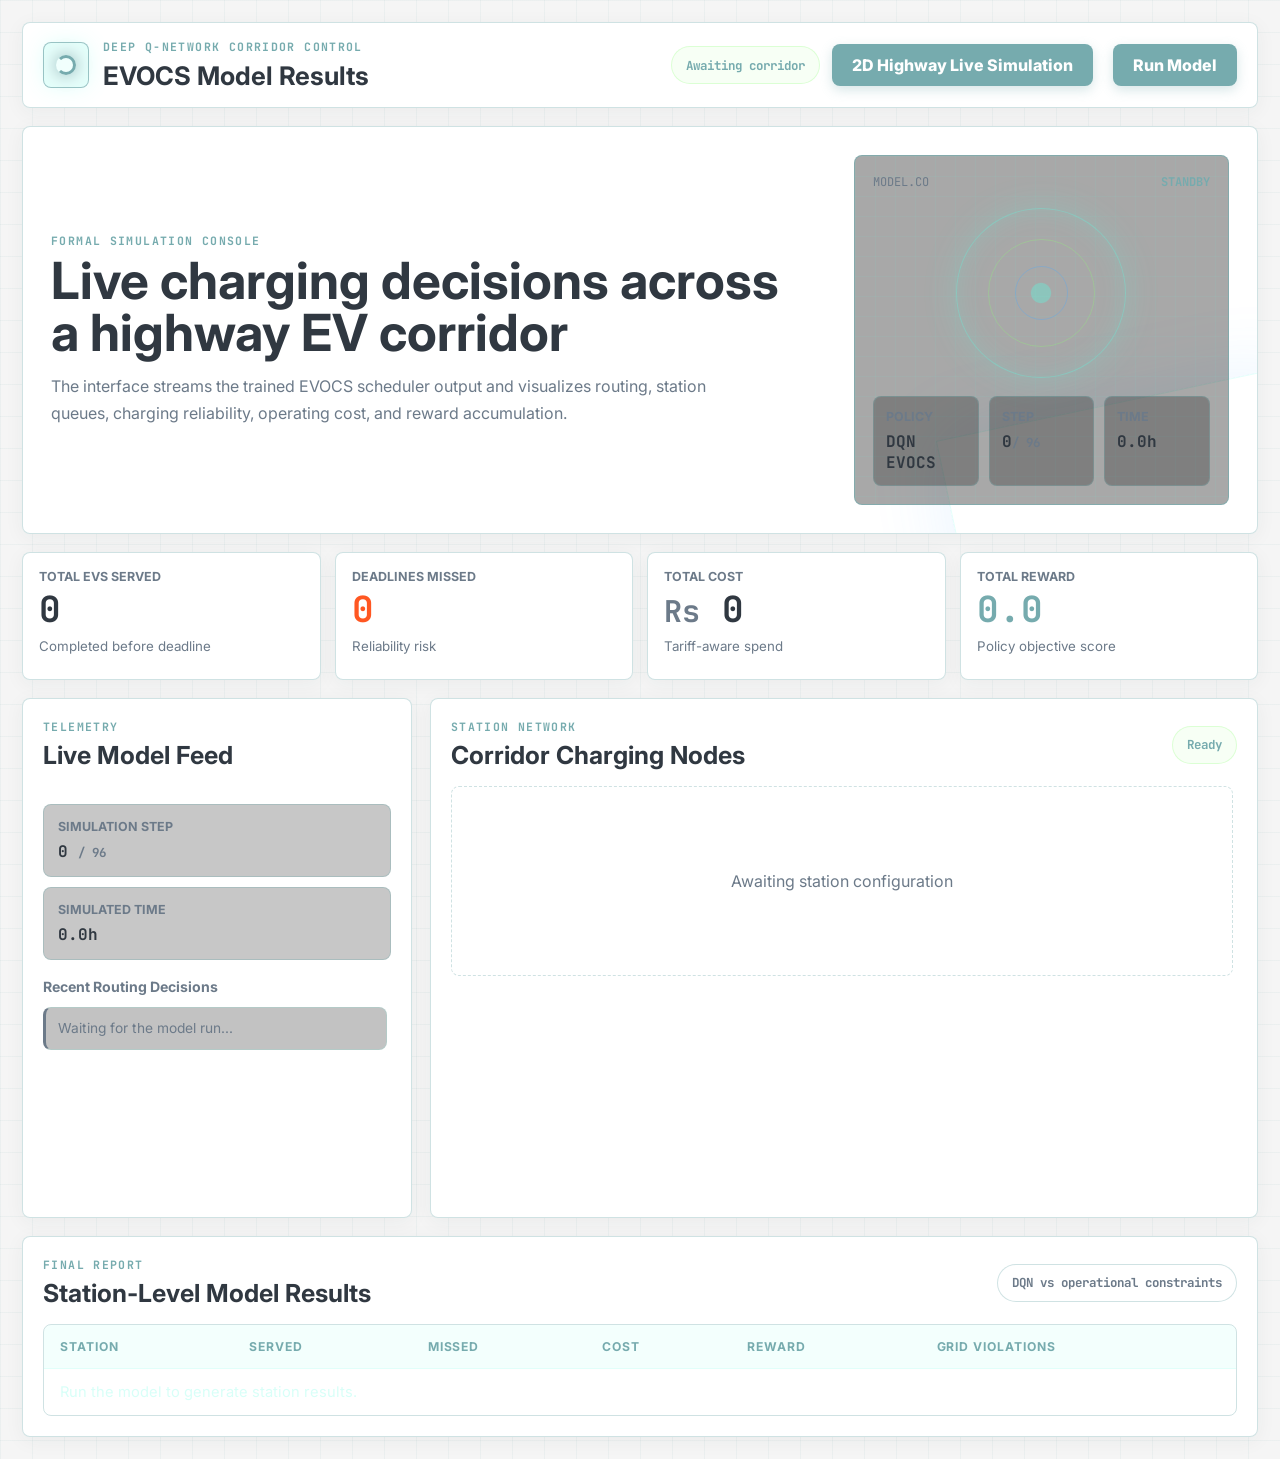
<file: templates/index.html>
<!DOCTYPE html>
<html lang="en">
<head>
    <meta charset="UTF-8">
    <meta name="viewport" content="width=device-width, initial-scale=1.0">
    <title>EVOCS Model Results Console</title>
    <link rel="preconnect" href="https://fonts.googleapis.com">
    <link rel="preconnect" href="https://fonts.gstatic.com" crossorigin>
    <link href="https://fonts.googleapis.com/css2?family=Inter:wght@400;500;600;700;800&family=JetBrains+Mono:wght@500;700&display=swap" rel="stylesheet">
    <link rel="stylesheet" href="/static/style.css">
</head>
<body>
    <div class="app-shell">
        <header class="topbar panel">
            <div class="brand-lockup">
                <div class="brand-mark" aria-hidden="true">
                    <span></span>
                </div>
                <div>
                    <p class="eyebrow">Deep Q-Network Corridor Control</p>
                    <h1>EVOCS Model Results</h1>
                </div>
            </div>
            <div class="header-status">
                <div class="corridor-chip" id="corridor-name">Awaiting corridor</div>
                <a href="/visualization" class="primary-btn" style="text-decoration: none; display: inline-flex; align-items: center; justify-content: center; margin-right: 8px;">2D Highway Live Simulation</a>
                <button id="start-btn" class="primary-btn" type="button">Run Model</button>
            </div>
        </header>

        <main class="dashboard">
            <section class="hero-panel panel">
                <div class="hero-copy">
                    <p class="eyebrow">Formal Simulation Console</p>
                    <h2>Live charging decisions across a highway EV corridor</h2>
                    <p class="hero-text">The interface streams the trained EVOCS scheduler output and visualizes routing, station queues, charging reliability, operating cost, and reward accumulation.</p>
                </div>
                <div class="model-card">
                    <div class="model-card__top">
                        <span>MODEL.CO</span>
                        <strong id="model-state">STANDBY</strong>
                    </div>
                    <div class="model-pulse" aria-hidden="true"></div>
                    <div class="model-grid">
                        <div>
                            <span>Policy</span>
                            <strong>DQN EVOCS</strong>
                        </div>
                        <div>
                            <span>Step</span>
                            <strong><b id="current-step">0</b><small id="total-steps">/ 96</small></strong>
                        </div>
                        <div>
                            <span>Time</span>
                            <strong id="current-hour">0.0h</strong>
                        </div>
                    </div>
                </div>
            </section>

            <section class="kpi-strip">
                <article class="kpi-card panel">
                    <span>Total EVs Served</span>
                    <strong id="kpi-served">0</strong>
                    <small>Completed before deadline</small>
                </article>
                <article class="kpi-card panel">
                    <span>Deadlines Missed</span>
                    <strong class="danger" id="kpi-missed">0</strong>
                    <small>Reliability risk</small>
                </article>
                <article class="kpi-card panel">
                    <span>Total Cost</span>
                    <strong><small>Rs</small> <b id="kpi-cost">0</b></strong>
                    <small>Tariff-aware spend</small>
                </article>
                <article class="kpi-card panel">
                    <span>Total Reward</span>
                    <strong class="accent" id="kpi-reward">0.0</strong>
                    <small>Policy objective score</small>
                </article>
            </section>

            <section class="content-grid">
                <aside class="panel feed-panel">
                    <div class="section-heading">
                        <p class="eyebrow">Telemetry</p>
                        <h2>Live Model Feed</h2>
                    </div>
                    <div class="status-stack">
                        <div class="status-row">
                            <span>Simulation Step</span>
                            <strong><b id="side-current-step">0</b> <small id="side-total-steps">/ 96</small></strong>
                        </div>
                        <div class="status-row">
                            <span>Simulated Time</span>
                            <strong id="side-current-hour">0.0h</strong>
                        </div>
                    </div>
                    <div class="event-log-container">
                        <h3>Recent Routing Decisions</h3>
                        <ul class="event-log" id="event-log">
                            <li class="log-entry placeholder">Waiting for the model run...</li>
                        </ul>
                    </div>
                </aside>

                <section class="panel network-panel">
                    <div class="section-heading inline">
                        <div>
                            <p class="eyebrow">Station Network</p>
                            <h2>Corridor Charging Nodes</h2>
                        </div>
                        <span class="run-badge" id="run-badge">Ready</span>
                    </div>
                    <div class="stations-container" id="stations-container">
                        <div class="loading-state">Awaiting station configuration</div>
                    </div>
                </section>
            </section>

            <section class="panel results-panel" id="final-results">
                <div class="section-heading inline">
                    <div>
                        <p class="eyebrow">Final Report</p>
                        <h2>Station-Level Model Results</h2>
                    </div>
                    <span class="run-badge muted">DQN vs operational constraints</span>
                </div>
                <div class="table-container">
                    <table class="metrics-table">
                        <thead>
                            <tr>
                                <th>Station</th>
                                <th>Served</th>
                                <th>Missed</th>
                                <th>Cost</th>
                                <th>Reward</th>
                                <th>Grid Violations</th>
                            </tr>
                        </thead>
                        <tbody id="metrics-table-body">
                            <tr>
                                <td colspan="6">Run the model to generate station results.</td>
                            </tr>
                        </tbody>
                    </table>
                </div>
            </section>
        </main>
    </div>

    <script src="/static/script.js"></script>
</body>
</html>
</file>
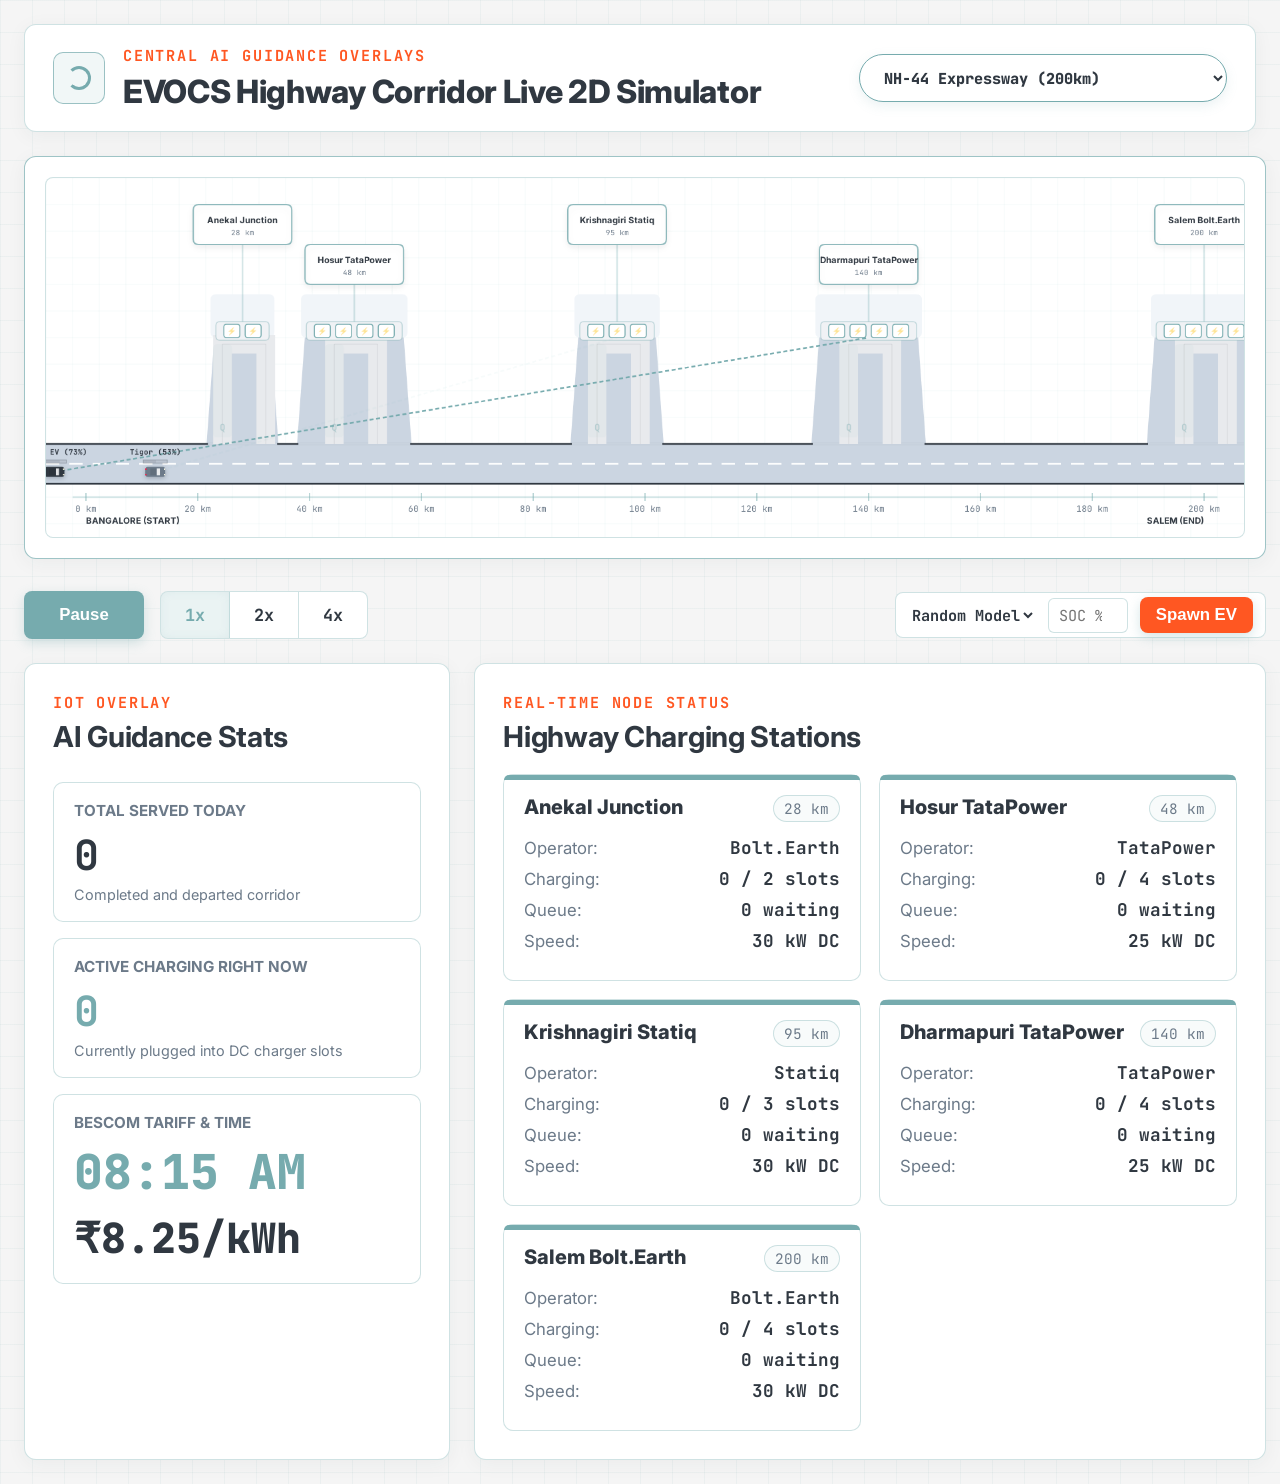
<file: visualization.html>
<!DOCTYPE html>
<html lang="en">

<head>
    <meta charset="UTF-8">
    <meta name="viewport" content="width=device-width, initial-scale=1.0">
    <title>EVOCS — Highway Corridor Live 2D Simulation</title>
    <link rel="preconnect" href="https://fonts.googleapis.com">
    <link rel="preconnect" href="https://fonts.gstatic.com" crossorigin>
    <link
        href="https://fonts.googleapis.com/css2?family=Inter:wght@400;500;600;700;800&family=JetBrains+Mono:wght@500;700&display=swap"
        rel="stylesheet">
    <style>
        :root {
            --bg: #F5F5F5;
            --neon: #76ABAE;
            --text: #303841;
            --danger: #FF5722;

            --panel: #FFFFFF;
            --panel-strong: #FFFFFF;
            --line: rgba(118, 171, 174, 0.35);
            --line-strong: rgba(118, 171, 174, 0.7);
            --warning: #f4a261;
            --muted: #6c7a89;
            --shadow: 0 4px 20px rgba(48, 56, 65, 0.05);
        }

        * {
            box-sizing: border-box;
        }

        html {
            min-height: 100%;
            background: var(--bg);
        }

        body {
            min-height: 100vh;
            margin: 0;
            color: var(--text);
            font-family: Inter, system-ui, -apple-system, BlinkMacSystemFont, "Segoe UI", sans-serif;
            background: var(--bg);
            background-image:
                linear-gradient(rgba(118, 171, 174, 0.08) 1px, transparent 1px),
                linear-gradient(90deg, rgba(118, 171, 174, 0.08) 1px, transparent 1px);
            background-size: 32px 32px;
            overflow-x: hidden;
        }

        .app-shell {
            width: min(1640px, 100%);
            margin: 0 auto;
            padding: 24px;
        }

        .panel {
            background: var(--panel);
            border: 1px solid var(--line);
            border-radius: 12px;
            box-shadow: var(--shadow);
        }

        .topbar {
            min-height: 90px;
            display: flex;
            align-items: center;
            justify-content: space-between;
            gap: 18px;
            padding: 20px 28px;
        }

        .brand-lockup,
        .header-status {
            display: flex;
            align-items: center;
        }

        .brand-lockup {
            gap: 18px;
        }

        .brand-mark {
            width: 52px;
            height: 52px;
            display: grid;
            place-items: center;
            border: 1px solid var(--line-strong);
            border-radius: 10px;
            background: rgba(118, 171, 174, 0.1);
        }

        .brand-mark span {
            width: 24px;
            height: 24px;
            border: 3.5px solid var(--neon);
            border-left-color: transparent;
            border-radius: 50%;
        }

        .eyebrow {
            margin: 0 0 6px;
            color: var(--danger);
            font-family: "JetBrains Mono", monospace;
            font-size: 0.95rem;
            font-weight: 700;
            letter-spacing: 0.12em;
            text-transform: uppercase;
        }

        h1,
        h2,
        h3,
        p {
            margin-top: 0;
        }

        h1 {
            margin-bottom: 0;
            font-size: clamp(1.6rem, 2.5vw, 2.4rem);
            letter-spacing: -0.01em;
            font-weight: 800;
        }

        h2 {
            margin-bottom: 0;
            font-size: clamp(1.4rem, 2vw, 1.8rem);
            letter-spacing: -0.01em;
            font-weight: 700;
        }

        h3 {
            margin-bottom: 12px;
            color: var(--text);
            font-size: 1.15rem;
            font-weight: 700;
        }

        .header-status {
            flex-wrap: wrap;
            justify-content: flex-end;
            gap: 16px;
        }

        .highway-select {
            min-height: 48px;
            border: 1px solid var(--neon);
            border-radius: 999px;
            padding: 0 20px;
            color: var(--text);
            background: #FFFFFF;
            font-family: "JetBrains Mono", monospace;
            font-size: 0.95rem;
            font-weight: 800;
            cursor: pointer;
            outline: none;
            box-shadow: 0 4px 12px rgba(118, 171, 174, 0.15);
            transition: all 160ms ease;
        }

        .highway-select:hover {
            box-shadow: 0 4px 16px rgba(118, 171, 174, 0.3);
        }

        .primary-btn {
            min-height: 48px;
            border: none;
            border-radius: 8px;
            padding: 0 24px;
            color: #FFFFFF;
            background: var(--neon);
            font-weight: 800;
            font-size: 1.05rem;
            cursor: pointer;
            box-shadow: 0 4px 12px rgba(118, 171, 174, 0.3);
            transition: all 160ms ease;
            text-decoration: none;
            display: inline-flex;
            align-items: center;
            justify-content: center;
        }

        .primary-btn:hover {
            transform: translateY(-2px);
            background: #5d9194;
            box-shadow: 0 6px 16px rgba(118, 171, 174, 0.45);
        }

        .dashboard {
            display: grid;
            gap: 24px;
            margin-top: 24px;
        }

        .status-stack {
            display: grid;
            gap: 16px;
        }

        .status-row {
            padding: 18px 20px;
            border: 1px solid var(--line);
            border-radius: 10px;
            background: #FFFFFF;
        }

        .status-row span {
            display: block;
            margin-bottom: 8px;
            color: var(--muted);
            font-size: 0.95rem;
            font-weight: 700;
            text-transform: uppercase;
        }

        .status-row strong {
            font-family: "JetBrains Mono", monospace;
            font-size: 1.4rem;
        }

        .status-row small {
            color: var(--muted);
            font-size: 0.9rem;
        }

        .vis-container {
            display: flex;
            flex-direction: column;
            gap: 24px;
            width: 100%;
        }

        .canvas-card {
            position: relative;
            background: #FFFFFF;
            border: 1px solid var(--line-strong);
            border-radius: 12px;
            padding: 20px;
            box-shadow: var(--shadow);
            overflow: hidden;
            display: flex;
            justify-content: center;
            align-items: center;
        }

        #simCanvas {
            background: #FFFFFF;
            border-radius: 8px;
            border: 1px solid var(--line);
            max-width: 100%;
            height: auto;
            display: block;
        }

        .vis-controls-row {
            display: flex;
            justify-content: space-between;
            align-items: center;
            gap: 16px;
            margin-top: 8px;
            flex-wrap: wrap;
        }

        .controls-group {
            display: flex;
            align-items: center;
            gap: 16px;
        }

        .btn-group {
            display: inline-flex;
            border: 1px solid var(--line);
            border-radius: 8px;
            overflow: hidden;
            background: #FFFFFF;
        }

        .btn-group button {
            background: transparent;
            border: none;
            border-right: 1px solid var(--line);
            color: var(--text);
            padding: 12px 24px;
            font-weight: 700;
            font-size: 1.05rem;
            cursor: pointer;
            transition: all 120ms ease;
            font-family: "JetBrains Mono", monospace;
        }

        .btn-group button:last-child {
            border-right: none;
        }

        .btn-group button.active {
            background: rgba(118, 171, 174, 0.15);
            color: var(--neon);
            box-shadow: inset 0 0 10px rgba(118, 171, 174, 0.1);
        }

        .btn-group button:hover:not(.active) {
            background: rgba(118, 171, 174, 0.05);
        }

        .panel-grid {
            display: grid;
            grid-template-columns: minmax(380px, 0.35fr) minmax(0, 0.65fr);
            gap: 24px;
        }

        .floating-kpi-card {
            padding: 28px;
            display: flex;
            flex-direction: column;
            gap: 20px;
        }

        .tariff-rate-display {
            font-family: "JetBrains Mono", monospace;
            font-weight: 800;
            font-size: 2.6rem;
            color: var(--text);
            display: flex;
            align-items: center;
            gap: 14px;
            margin-top: 8px;
        }

        .tariff-glow-green {
            color: var(--danger) !important;
            text-shadow: 0 0 15px rgba(255, 87, 34, 0.3);
        }

        .cheap-badge {
            font-size: 0.9rem;
            padding: 4px 12px;
            border-radius: 99px;
            border: 1px solid rgba(255, 87, 34, 0.4);
            background: rgba(255, 87, 34, 0.12);
            color: var(--danger);
            animation: pulse-border 2s infinite;
        }

        @keyframes pulse-border {
            0% {
                box-shadow: 0 0 0 0 rgba(255, 87, 34, 0.3);
            }

            70% {
                box-shadow: 0 0 0 10px rgba(255, 87, 34, 0);
            }

            100% {
                box-shadow: 0 0 0 0 rgba(255, 87, 34, 0);
            }
        }

        .station-grid-vis {
            display: grid;
            grid-template-columns: repeat(auto-fit, minmax(280px, 1fr));
            gap: 18px;
        }

        .station-card-vis {
            border: 1px solid var(--line);
            border-radius: 10px;
            padding: 20px;
            background: #FFFFFF;
            transition: all 250ms ease;
            position: relative;
        }

        .station-card-vis.active-charging {
            border-color: rgba(255, 87, 34, 0.5);
            box-shadow: 0 4px 16px rgba(255, 87, 34, 0.1);
        }

        .station-card-vis::before {
            content: '';
            position: absolute;
            top: 0;
            left: 0;
            right: 0;
            height: 5px;
            background: var(--neon);
            border-radius: 10px 10px 0 0;
        }

        .station-header-vis {
            display: flex;
            justify-content: space-between;
            align-items: flex-start;
            margin-bottom: 14px;
        }

        .station-name-vis {
            font-size: 1.25rem;
            font-weight: 800;
            color: var(--text);
            margin: 0;
        }

        .station-km-badge {
            font-family: "JetBrains Mono", monospace;
            font-size: 0.9rem;
            color: var(--muted);
            border: 1px solid var(--line);
            border-radius: 999px;
            padding: 3px 10px;
            background: rgba(118, 171, 174, 0.05);
        }

        .station-stat-row {
            display: flex;
            justify-content: space-between;
            align-items: center;
            font-size: 1.05rem;
            color: var(--muted);
            margin-bottom: 8px;
        }

        .station-stat-row strong {
            color: var(--text);
            font-family: "JetBrains Mono", monospace;
            font-size: 1.1rem;
        }

        .time-box {
            font-family: "JetBrains Mono", monospace;
            font-size: 3rem;
            font-weight: 800;
            color: var(--neon);
            margin-bottom: 4px;
        }

        @media (max-width: 1050px) {
            .panel-grid {
                grid-template-columns: 1fr;
            }
        }

        #ev-inspector {
            position: absolute;
            background: rgba(255, 255, 255, 0.85);
            backdrop-filter: blur(12px);
            border: 1px solid rgba(118, 171, 174, 0.4);
            border-radius: 12px;
            padding: 16px;
            width: 280px;
            box-shadow: 0 10px 30px rgba(0, 0, 0, 0.15);
            pointer-events: none;
            display: none;
            z-index: 1000;
            font-family: 'Inter', sans-serif;
            transform: translate(15px, 15px);
            transition: opacity 0.2s ease;
        }

        .inspector-header {
            font-weight: 800;
            font-size: 1.1rem;
            color: var(--text);
            margin-bottom: 10px;
            padding-bottom: 8px;
            border-bottom: 1px solid var(--line);
            display: flex;
            justify-content: space-between;
            align-items: center;
        }

        .inspector-badge {
            font-size: 0.8rem;
            padding: 2px 6px;
            background: var(--neon);
            color: white;
            border-radius: 4px;
        }

        .inspector-row {
            display: flex;
            justify-content: space-between;
            font-size: 0.9rem;
            margin-bottom: 6px;
        }

        .inspector-row strong {
            color: var(--text);
            font-family: "JetBrains Mono", monospace;
        }

        .inspector-ai-log {
            margin-top: 10px;
            padding: 10px;
            background: rgba(118, 171, 174, 0.1);
            border-radius: 8px;
            font-size: 0.85rem;
            color: var(--text);
            line-height: 1.4;
            border-left: 3px solid var(--neon);
        }

        .inspector-ai-log strong {
            display: block;
            margin-bottom: 4px;
            color: var(--neon);
            font-weight: 800;
        }
    </style>
</head>

<body>
    <div id="ev-inspector">
        <div class="inspector-header">
            <span id="insp-model">Model</span>
            <span class="inspector-badge" id="insp-id">#123</span>
        </div>
        <div class="inspector-row"><span>Battery (SOC):</span><strong id="insp-soc">0%</strong></div>
        <div class="inspector-row"><span>State:</span><strong id="insp-state">Driving</strong></div>
        <div class="inspector-row"><span>Target:</span><strong id="insp-target">None</strong></div>
        <div class="inspector-ai-log">
            <strong>AI Routing Logic</strong>
            <span id="insp-log">...</span>
        </div>
    </div>
    <div class="app-shell">
        <header class="topbar panel">
            <div class="brand-lockup">
                <div class="brand-mark" aria-hidden="true">
                    <span></span>
                </div>
                <div>
                    <p class="eyebrow">Central AI Guidance Overlays</p>
                    <h1>EVOCS Highway Corridor Live 2D Simulator</h1>
                </div>
            </div>
            <div class="header-status">
                <select id="highway-selector" class="highway-select">
                    <option value="nh44">NH-44 Expressway (200km)</option>
                    <option value="nh275">NH-275 Expressway (150km)</option>
                    <option value="nh48">NH-48 (Bangalore-Hubli, 410km)</option>
                    <option value="nh75">NH-75 (Bangalore-Mangalore, 350km)</option>
                </select>
            </div>
        </header>

        <main class="dashboard">
            <div class="vis-container">
                <section class="canvas-card" style="overflow-x: auto;">
                    <canvas id="simCanvas" width="1800" height="540"
                        style="display: block; width: 100%; min-width: 1200px; height: auto;"></canvas>
                </section>

                <div class="vis-controls-row">
                    <div class="controls-group">
                        <button id="play-pause-btn" class="primary-btn" style="min-width: 120px;">Pause</button>
                        <div class="btn-group" id="speed-selector">
                            <button class="active" data-speed="1">1x</button>
                            <button data-speed="2">2x</button>
                            <button data-speed="4">4x</button>
                        </div>
                    </div>
                    <div class="controls-group"
                        style="background: #FFFFFF; border: 1px solid var(--line); border-radius: 8px; padding: 4px 12px; gap: 12px;">
                        <select id="spawn-model"
                            style="border: none; background: transparent; outline: none; font-weight: 700; color: var(--text); font-family: 'JetBrains Mono', monospace; font-size: 0.95rem;">
                            <option value="random">Random Model</option>
                            <option value="Nexon EV">Nexon EV</option>
                            <option value="MG ZS">MG ZS</option>
                            <option value="Kona">Kona</option>
                            <option value="Tigor">Tigor</option>
                            <option value="Ola S1">Ola S1</option>
                        </select>
                        <input type="number" id="spawn-soc" placeholder="SOC %" min="1" max="100"
                            style="width: 80px; border: 1px solid var(--line); border-radius: 6px; padding: 6px 10px; font-family: 'JetBrains Mono', monospace; font-size: 0.95rem;">
                        <button id="spawn-btn" class="primary-btn"
                            style="background: var(--danger); min-height: 36px; padding: 0 16px;">Spawn EV</button>
                    </div>
                </div>

                <div class="panel-grid">
                    <section class="panel floating-kpi-card">
                        <div class="section-heading" style="margin-bottom: 8px;">
                            <p class="eyebrow">IoT Overlay</p>
                            <h2 style="font-size: 1.8rem;">AI Guidance Stats</h2>
                        </div>

                        <div class="status-stack" style="gap: 16px;">
                            <div class="status-row">
                                <span>Total Served Today</span>
                                <strong id="kpi-served" style="font-size: 2.6rem; color: var(--text);">0</strong>
                                <small style="display: block; margin-top: 4px;">Completed and departed corridor</small>
                            </div>
                            <div class="status-row">
                                <span>Active Charging Right Now</span>
                                <strong id="kpi-active" style="font-size: 2.6rem; color: var(--neon);">0</strong>
                                <small style="display: block; margin-top: 4px;">Currently plugged into DC charger
                                    slots</small>
                            </div>
                            <div class="status-row" id="tariff-row">
                                <span>BESCOM Tariff & Time</span>
                                <div class="time-box" id="time-display">08:00 AM</div>
                                <div class="tariff-rate-display" id="tariff-display">
                                    ₹6.80/kWh
                                </div>
                            </div>
                        </div>
                    </section>

                    <section class="panel" style="padding: 28px;">
                        <div class="section-heading" style="margin-bottom: 20px;">
                            <p class="eyebrow">Real-Time Node Status</p>
                            <h2 style="font-size: 1.8rem;">Highway Charging Stations</h2>
                        </div>
                        <div class="station-grid-vis" id="station-info-grid">
                            <!-- Populated dynamically -->
                        </div>
                    </section>
                </div>
            </div>
        </main>
    </div>

    <script>
        document.addEventListener('DOMContentLoaded', () => {
            const canvas = document.getElementById('simCanvas');
            const ctx = canvas.getContext('2d');
            const playPauseBtn = document.getElementById('play-pause-btn');
            const spawnBtn = document.getElementById('spawn-btn');
            const speedSelector = document.getElementById('speed-selector');
            const highwaySelector = document.getElementById('highway-selector');
            const kpiServed = document.getElementById('kpi-served');
            const kpiActive = document.getElementById('kpi-active');
            const timeDisplay = document.getElementById('time-display');
            const tariffDisplay = document.getElementById('tariff-display');
            const stationInfoGrid = document.getElementById('station-info-grid');

            let isRunning = true;
            let timeMultiplier = 1;
            let totalServedCount = 0;
            let simHour = 8.0;

            // Configurable Highways
            const highwaysConfig = {
                'nh44': {
                    lengthKm: 200,
                    origin: 'BANGALORE',
                    destination: 'SALEM',
                    stations: [
                        { name: 'Anekal Junction', km: 28, operator: 'Bolt.Earth', nChargers: 2, chargerKw: 30, color: '#76ABAE', labelY: 70 },
                        { name: 'Hosur TataPower', km: 48, operator: 'TataPower', nChargers: 4, chargerKw: 25, color: '#76ABAE', labelY: 130 },
                        { name: 'Krishnagiri Statiq', km: 95, operator: 'Statiq', nChargers: 3, chargerKw: 30, color: '#76ABAE', labelY: 70 },
                        { name: 'Dharmapuri TataPower', km: 140, operator: 'TataPower', nChargers: 4, chargerKw: 25, color: '#76ABAE', labelY: 130 },
                        { name: 'Salem Bolt.Earth', km: 200, operator: 'Bolt.Earth', nChargers: 4, chargerKw: 30, color: '#76ABAE', labelY: 70 }
                    ]
                },
                'nh275': {
                    lengthKm: 150,
                    origin: 'BANGALORE',
                    destination: 'MYSORE',
                    stations: [
                        { name: 'Bidadi Zeon', km: 30, operator: 'Zeon', nChargers: 2, chargerKw: 50, color: '#76ABAE', labelY: 70 },
                        { name: 'Channapatna Tata', km: 65, operator: 'TataPower', nChargers: 4, chargerKw: 50, color: '#76ABAE', labelY: 130 },
                        { name: 'Maddur Statiq', km: 85, operator: 'Statiq', nChargers: 3, chargerKw: 60, color: '#76ABAE', labelY: 70 },
                        { name: 'Mandya JioBP', km: 105, operator: 'JioBP', nChargers: 4, chargerKw: 60, color: '#76ABAE', labelY: 130 },
                        { name: 'Srirangapatna Zeon', km: 130, operator: 'Zeon', nChargers: 2, chargerKw: 50, color: '#76ABAE', labelY: 70 }
                    ]
                },
                'nh48': {
                    lengthKm: 410,
                    origin: 'BANGALORE',
                    destination: 'HUBLI',
                    stations: [
                        { name: 'Tumkur TataPower', km: 70, operator: 'TataPower', nChargers: 4, chargerKw: 60, color: '#76ABAE', labelY: 70 },
                        { name: 'Sira Zeon', km: 120, operator: 'Zeon', nChargers: 3, chargerKw: 50, color: '#76ABAE', labelY: 130 },
                        { name: 'Chitradurga Statiq', km: 200, operator: 'Statiq', nChargers: 4, chargerKw: 60, color: '#76ABAE', labelY: 70 },
                        { name: 'Davangere JioBP', km: 260, operator: 'JioBP', nChargers: 2, chargerKw: 50, color: '#76ABAE', labelY: 130 },
                        { name: 'Haveri ChargeZone', km: 330, operator: 'ChargeZone', nChargers: 3, chargerKw: 60, color: '#76ABAE', labelY: 70 }
                    ]
                },
                'nh75': {
                    lengthKm: 350,
                    origin: 'BANGALORE',
                    destination: 'MANGALORE',
                    stations: [
                        { name: 'Nelamangala Zeon', km: 30, operator: 'Zeon', nChargers: 3, chargerKw: 50, color: '#76ABAE', labelY: 70 },
                        { name: 'Kunigal TataPower', km: 75, operator: 'TataPower', nChargers: 4, chargerKw: 60, color: '#76ABAE', labelY: 130 },
                        { name: 'Hassan Statiq', km: 180, operator: 'Statiq', nChargers: 4, chargerKw: 60, color: '#76ABAE', labelY: 70 },
                        { name: 'Sakleshpur JioBP', km: 220, operator: 'JioBP', nChargers: 2, chargerKw: 50, color: '#76ABAE', labelY: 130 },
                        { name: 'BC Road ChargeZone', km: 320, operator: 'ChargeZone', nChargers: 3, chargerKw: 60, color: '#76ABAE', labelY: 70 }
                    ]
                }
            };

            const evModels = [
                { name: 'Nexon EV', batteryKwh: 40.5, color: '#303841' },
                { name: 'MG ZS', batteryKwh: 50.3, color: '#76ABAE' },
                { name: 'Kona', batteryKwh: 39.2, color: '#FF5722' },
                { name: 'Tigor', batteryKwh: 24.0, color: '#6c7a89' },
                { name: 'Ola S1', batteryKwh: 4.0, color: '#f4a261' }
            ];

            let currentHighway = null;
            let stations = [];
            let evList = [];
            let selectedEV = null;
            const evInspector = document.getElementById('ev-inspector');

            const canvasPadding = 60;
            const roadY = 400;
            const roadHeight = 60;

            function getXFromKm(km) {
                const availableWidth = canvas.width - 2 * canvasPadding;
                return canvasPadding + (km / currentHighway.lengthKm) * availableWidth;
            }

            // Highway loading engine
            function loadHighway(hwId) {
                currentHighway = highwaysConfig[hwId];

                stations = currentHighway.stations.map((st, index) => {
                    return {
                        ...st,
                        idx: index,
                        chargers: Array(st.nChargers).fill(null),
                        queue: [],
                        x: getXFromKm(st.km),
                        y: 230 // Charger slots level
                    };
                });

                evList = [];
                totalServedCount = 0;
                kpiServed.textContent = '0';

                for (let i = 0; i < 4; i++) {
                    setTimeout(() => { spawnEV(); }, i * 1200);
                }
                updateStationGridUI();
            }

            function drawRoundedRect(c, x, y, width, height, radius) {
                c.beginPath();
                c.moveTo(x + radius, y);
                c.lineTo(x + width - radius, y);
                c.quadraticCurveTo(x + width, y, x + width, y + radius);
                c.lineTo(x + width, y + height - radius);
                c.quadraticCurveTo(x + width, y + height, x + width - radius, y + height);
                c.lineTo(x + radius, y + height);
                c.quadraticCurveTo(x, y + height, x, y + height - radius);
                c.lineTo(x, y + radius);
                c.quadraticCurveTo(x, y, x + radius, y);
                c.closePath();
            }

            function spawnEV() {
                if (!currentHighway) return;
                const modelSelect = document.getElementById('spawn-model');
                const socInput = document.getElementById('spawn-soc');

                let modelName = modelSelect ? modelSelect.value : 'random';
                let modelObj;
                if (modelName === 'random') {
                    modelObj = evModels[Math.floor(Math.random() * evModels.length)];
                } else {
                    modelObj = evModels.find(m => m.name === modelName) || evModels[0];
                }

                let soc;
                if (socInput && socInput.value !== '') {
                    soc = parseInt(socInput.value);
                    if (isNaN(soc) || soc < 1) soc = 1;
                    if (soc > 100) soc = 100;
                    socInput.value = '';
                } else {
                    soc = Math.floor(15 + Math.random() * 65);
                    if (modelObj.name === 'Ola S1') {
                        soc = Math.floor(10 + Math.random() * 25);
                    }
                }

                const speed = 2.0 + Math.random() * 1.0;

                const ev = {
                    id: Math.floor(Math.random() * 100000),
                    model: modelObj.name,
                    batteryKwh: modelObj.batteryKwh,
                    color: modelObj.color,
                    soc: soc,
                    targetSoc: 85 + Math.floor(Math.random() * 10),
                    x: 10,
                    y: roadY + roadHeight * 0.7,
                    speed: speed,
                    state: 'driving',
                    targetStationIdx: -1,
                    beamAlpha: 1.0,
                    queuePos: -1,
                    chargerIdx: -1,
                    angle: 0
                };

                routeEV(ev);
                evList.push(ev);
            }

            function routeEV(ev) {
                // Calculate max distance this EV can travel before hitting 0% SOC
                // Typical EV goes ~250km on 100% SOC.
                const maxRangeKm = (ev.soc / 100) * 250;

                // Find reachable stations with a safety buffer of 5km
                let reachableStations = stations.filter(st => st.km <= maxRangeKm - 5);

                if (reachableStations.length === 0) {
                    // If no station is strictly reachable, attempt to reach the very first one
                    reachableStations = [stations[0]];
                }

                let targetIdx = reachableStations[0].idx;
                let bestScore = -Infinity;
                let bestLog = "";

                reachableStations.forEach(st => {
                    // Distribute cars evenly by rewarding driving further, 
                    // but severely penalizing long queues and active chargers.
                    const distanceReward = (st.km / maxRangeKm) * 100;
                    const queuePenalty = st.queue.length * 40;
                    const activeCountPenalty = st.chargers.filter(c => c !== null).length * 10;

                    const score = distanceReward - queuePenalty - activeCountPenalty;

                    if (score > bestScore) {
                        bestScore = score;
                        targetIdx = st.idx;
                        bestLog = `Routed to ${st.name} (Score: ${Math.round(score)}). +${Math.round(distanceReward)} for distance, -${queuePenalty} for queue length, -${activeCountPenalty} for active chargers.`;
                    }
                });

                ev.targetStationIdx = targetIdx;
                ev.beamAlpha = 1.0;
                ev.aiLog = bestLog;
            }

            // Smooth ARC Steering Logic for Natural Movement
            function steerTowards(ev, targetX, targetY, turnSpeed) {
                const dx = targetX - ev.x;
                const dy = targetY - ev.y;
                const dist = Math.hypot(dx, dy);

                // Dynamic arrival radius based on current speed multiplier to prevent overshooting
                const moveDist = ev.speed * timeMultiplier;
                if (dist <= moveDist * 1.5 || dist < 4) {
                    ev.x = targetX;
                    ev.y = targetY;
                    return true;
                }

                let targetAngle = Math.atan2(dy, dx);
                let diff = targetAngle - ev.angle;
                while (diff < -Math.PI) diff += Math.PI * 2;
                while (diff > Math.PI) diff -= Math.PI * 2;

                // Dynamically tighten turning radius as we approach the target to completely eliminate looping
                let dynamicTurnSpeed = turnSpeed;
                if (dist < 40) dynamicTurnSpeed = Math.max(turnSpeed, 0.4);
                if (dist < 20) dynamicTurnSpeed = 1.0; // Snap to angle if very close

                ev.angle += diff * Math.min(1, dynamicTurnSpeed * timeMultiplier);

                ev.x += Math.cos(ev.angle) * moveDist;
                ev.y += Math.sin(ev.angle) * moveDist;

                return false;
            }

            let autoSpawnTimer = 0;
            function tickSpawning() {
                autoSpawnTimer += timeMultiplier;
                if (autoSpawnTimer > (180 + Math.random() * 120)) {
                    if (evList.filter(e => e.state === 'driving' || e.state === 'turning_in').length < 6) {
                        spawnEV();
                    }
                    autoSpawnTimer = 0;
                }
            }

            function updateSimulation() {
                if (!isRunning || !currentHighway) return;

                const minPassed = 0.25 * timeMultiplier;
                simHour = (simHour + minPassed / 60) % 24;
                updateTariffUI();

                tickSpawning();

                for (let i = evList.length - 1; i >= 0; i--) {
                    const ev = evList[i];
                    const station = stations[ev.targetStationIdx];

                    if (ev.beamAlpha > 0) {
                        ev.beamAlpha -= 0.015 * timeMultiplier;
                    }

                    switch (ev.state) {
                        case 'driving':
                            // Collision Avoidance Logic
                            let targetSpeed = ev.speed;
                            evList.forEach(other => {
                                if (other.id !== ev.id && (other.state === 'driving' || other.state === 'turning_in' || other.state === 'driving_off')) {
                                    const distAhead = other.x - ev.x;
                                    if (distAhead > 0 && distAhead < 160) {
                                        const otherSpeed = other.effectiveSpeed !== undefined ? other.effectiveSpeed : other.speed;
                                        if (distAhead < 120) {
                                            targetSpeed = 0; // Hard brake!
                                        } else {
                                            targetSpeed = Math.min(targetSpeed, otherSpeed * 0.7);
                                        }
                                    }
                                }
                            });
                            if (!ev.effectiveSpeed) ev.effectiveSpeed = ev.speed;
                            ev.effectiveSpeed += (targetSpeed - ev.effectiveSpeed) * 0.15;

                            let diff0 = 0 - ev.angle;
                            while (diff0 < -Math.PI) diff0 += Math.PI * 2;
                            while (diff0 > Math.PI) diff0 -= Math.PI * 2;
                            ev.angle += diff0 * 0.1 * timeMultiplier;

                            ev.x += Math.cos(ev.angle) * ev.effectiveSpeed * timeMultiplier;
                            ev.y += Math.sin(ev.angle) * ev.effectiveSpeed * timeMultiplier;
                            ev.y += (roadY + roadHeight * 0.7 - ev.y) * 0.1 * timeMultiplier;

                            const distanceMoved = ev.effectiveSpeed * timeMultiplier;
                            ev.soc -= (distanceMoved * 0.015);

                            if (ev.soc <= 0) {
                                ev.soc = 0;
                                ev.state = 'stranded';
                            } else {
                                const turnOffX = station.x - 80;
                                if (ev.x >= turnOffX) {
                                    ev.state = 'turning_in';
                                }
                            }
                            break;

                        case 'stranded':
                            // Vehicle is out of battery and stays still
                            break;

                        case 'turning_in':
                            const qEntryX = station.x - 30;
                            const qEntryY = 380;

                            if (steerTowards(ev, qEntryX, qEntryY, 0.08)) {
                                ev.state = 'waiting';
                                station.queue.push(ev);
                                ev.queuePos = station.queue.length - 1;
                            }
                            break;

                        case 'waiting':
                            const qIndex = station.queue.indexOf(ev);
                            if (qIndex !== -1) {
                                ev.queuePos = qIndex;
                                const targetQueueX = station.x - 30;
                                const targetQueueY = 265 + ev.queuePos * 42;

                                // Face strictly upwards while moving up the queue
                                let targetAngle = -Math.PI / 2;
                                let diffW = targetAngle - ev.angle;
                                while (diffW < -Math.PI) diffW += Math.PI * 2;
                                while (diffW > Math.PI) diffW -= Math.PI * 2;
                                ev.angle += diffW * 0.15 * timeMultiplier;

                                const qDx = targetQueueX - ev.x;
                                const qDy = targetQueueY - ev.y;
                                const qDist = Math.hypot(qDx, qDy);

                                if (qDist > 2) {
                                    const stepDist = ev.speed * timeMultiplier;
                                    ev.x += (qDx / qDist) * Math.min(stepDist, qDist);
                                    ev.y += (qDy / qDist) * Math.min(stepDist, qDist);
                                } else {
                                    ev.x = targetQueueX;
                                    ev.y = targetQueueY;
                                }
                            }
                            break;

                        case 'entering_slot':
                            // Beautiful smooth arc from the queue into the specific charger slot
                            if (steerTowards(ev, ev.targetX, ev.targetY, 0.12)) {
                                ev.state = 'charging';
                            }
                            break;

                        case 'charging':
                            // Face rightwards when plugged in
                            let diffC = 0 - ev.angle;
                            while (diffC < -Math.PI) diffC += Math.PI * 2;
                            while (diffC > Math.PI) diffC -= Math.PI * 2;
                            ev.angle += diffC * 0.15 * timeMultiplier;

                            const baseChargeRate = (station.chargerKw / ev.batteryKwh) * 0.25;
                            ev.soc = Math.min(100, ev.soc + baseChargeRate * timeMultiplier);

                            if (ev.soc >= ev.targetSoc) {
                                ev.state = 'leaving';
                                // Retain ev.chargerIdx to lock the slot until we physically clear it
                            }
                            break;

                        case 'leaving':
                            const exitRoadX = station.x + 40;
                            const exitRoadY = roadY + roadHeight * 0.3;

                            // Release the slot only after the car has physically driven clear of the pad
                            if (ev.chargerIdx !== -1) {
                                const padX = station.x - ((station.nChargers - 1) * 16) + ev.chargerIdx * 32;
                                const distFromPad = Math.hypot(ev.x - padX, ev.y - (station.y - 10));
                                if (distFromPad > 30) {
                                    station.chargers[ev.chargerIdx] = null;
                                    ev.chargerIdx = -1;
                                }
                            }

                            if (steerTowards(ev, exitRoadX, exitRoadY, 0.06)) {
                                ev.state = 'driving_off';
                                totalServedCount++;
                            }
                            break;

                        case 'driving_off':
                            let targetSpeedOff = ev.speed;
                            evList.forEach(other => {
                                if (other.id !== ev.id && (other.state === 'driving' || other.state === 'turning_in' || other.state === 'driving_off')) {
                                    const distAhead = other.x - ev.x;
                                    if (distAhead > 0 && distAhead < 160) {
                                        const otherSpeed = other.effectiveSpeed !== undefined ? other.effectiveSpeed : other.speed;
                                        if (distAhead < 120) {
                                            targetSpeedOff = 0; // Hard brake!
                                        } else {
                                            targetSpeedOff = Math.min(targetSpeedOff, otherSpeed * 0.7);
                                        }
                                    }
                                }
                            });
                            if (!ev.effectiveSpeed) ev.effectiveSpeed = ev.speed;
                            ev.effectiveSpeed += (targetSpeedOff - ev.effectiveSpeed) * 0.15;

                            let diffOff = 0 - ev.angle;
                            while (diffOff < -Math.PI) diffOff += Math.PI * 2;
                            while (diffOff > Math.PI) diffOff -= Math.PI * 2;
                            ev.angle += diffOff * 0.1 * timeMultiplier;

                            ev.x += Math.cos(ev.angle) * ev.effectiveSpeed * timeMultiplier;
                            ev.y += Math.sin(ev.angle) * ev.effectiveSpeed * timeMultiplier;
                            ev.y += (roadY + roadHeight * 0.3 - ev.y) * 0.1 * timeMultiplier;

                            if (ev.x > canvas.width + 40) {
                                evList.splice(i, 1);
                            }
                            break;
                    }
                }

                // Vacuum queue into vacant slots
                stations.forEach(st => {
                    for (let c = 0; c < st.nChargers; c++) {
                        if (st.chargers[c] === null && st.queue.length > 0) {
                            const nextEv = st.queue.shift();
                            nextEv.state = 'entering_slot';
                            nextEv.chargerIdx = c;
                            st.chargers[c] = nextEv;

                            nextEv.targetX = st.x - ((st.nChargers - 1) * 16) + c * 32;
                            nextEv.targetY = st.y - 10;
                        }
                    }
                });

                kpiServed.textContent = totalServedCount;

                let activeCharging = 0;
                stations.forEach(st => {
                    activeCharging += st.chargers.filter(c => c !== null).length;
                });
                kpiActive.textContent = activeCharging;
            }

            function draw() {
                ctx.clearRect(0, 0, canvas.width, canvas.height);
                if (!currentHighway) return;

                // Grid Background
                ctx.strokeStyle = 'rgba(118, 171, 174, 0.08)';
                ctx.lineWidth = 1;
                const gridSpacing = 40;
                for (let x = 0; x < canvas.width; x += gridSpacing) {
                    ctx.beginPath();
                    ctx.moveTo(x, 0);
                    ctx.lineTo(x, canvas.height);
                    ctx.stroke();
                }
                for (let y = 0; y < canvas.height; y += gridSpacing) {
                    ctx.beginPath();
                    ctx.moveTo(0, y);
                    ctx.lineTo(canvas.width, y);
                    ctx.stroke();
                }

                // Dynamic Highway Ruler
                const rulerY = 480;
                ctx.strokeStyle = 'rgba(118, 171, 174, 0.3)';
                ctx.lineWidth = 2.5;
                ctx.beginPath();
                ctx.moveTo(canvasPadding - 20, rulerY);
                ctx.lineTo(canvas.width - canvasPadding + 20, rulerY);
                ctx.stroke();

                ctx.fillStyle = '#6c7a89';
                ctx.font = '13px "JetBrains Mono", monospace';
                ctx.textAlign = 'center';

                // Determine tick marks dynamically based on total length
                let tickInterval = 20;
                if (currentHighway.lengthKm < 100) tickInterval = 10;
                else if (currentHighway.lengthKm > 300) tickInterval = 50;

                let ticks = [];
                for (let km = 0; km <= currentHighway.lengthKm; km += tickInterval) {
                    ticks.push(km);
                }
                if (ticks[ticks.length - 1] !== currentHighway.lengthKm) {
                    ticks.push(currentHighway.lengthKm);
                }

                ticks.forEach(km => {
                    const rx = getXFromKm(km);
                    ctx.strokeStyle = 'rgba(118, 171, 174, 0.5)';
                    ctx.lineWidth = 2;
                    ctx.beginPath();
                    ctx.moveTo(rx, rulerY - 6);
                    ctx.lineTo(rx, rulerY + 6);
                    ctx.stroke();
                    ctx.fillText(`${km} km`, rx, rulerY + 22);
                });

                ctx.fillStyle = '#303841';
                ctx.font = 'bold 13px Inter, sans-serif';
                ctx.textAlign = 'left';
                ctx.fillText(currentHighway.origin + ' (START)', getXFromKm(0), rulerY + 40);

                ctx.textAlign = 'right';
                ctx.fillText(currentHighway.destination + ' (END)', getXFromKm(currentHighway.lengthKm), rulerY + 40);

                // Highway Road
                ctx.fillStyle = '#cbd5e1';
                ctx.fillRect(0, roadY, canvas.width, roadHeight);

                // Draw asphalt driveways for stations
                stations.forEach(st => {
                    const baseWidth = st.nChargers * 32 + 16;
                    const padWidth = baseWidth + 16;
                    const halfWidth = padWidth / 2;

                    ctx.fillStyle = '#cbd5e1';
                    ctx.beginPath();
                    ctx.moveTo(st.x - halfWidth - 6, roadY);
                    ctx.lineTo(st.x - halfWidth + 6, 235);
                    ctx.lineTo(st.x + halfWidth - 6, 235);
                    ctx.lineTo(st.x + halfWidth + 6, roadY);
                    ctx.fill();

                    // Station concrete pad dynamically sized
                    ctx.fillStyle = '#f1f5f9';
                    drawRoundedRect(ctx, st.x - halfWidth, 175, padWidth, 65, 8);
                    ctx.fill();
                });

                // Draw dark borders for the highway
                ctx.strokeStyle = '#303841';
                ctx.lineWidth = 2.5;
                ctx.beginPath();
                ctx.moveTo(0, roadY);
                ctx.lineTo(canvas.width, roadY);
                ctx.moveTo(0, roadY + roadHeight);
                ctx.lineTo(canvas.width, roadY + roadHeight);
                ctx.stroke();

                // Erase top border at driveway entrances to blend them
                ctx.strokeStyle = '#cbd5e1';
                ctx.lineWidth = 3.5;
                stations.forEach(st => {
                    const baseWidth = st.nChargers * 32 + 16;
                    const padWidth = baseWidth + 16;
                    const halfWidth = padWidth / 2;

                    ctx.beginPath();
                    ctx.moveTo(st.x - halfWidth - 4, roadY);
                    ctx.lineTo(st.x + halfWidth + 4, roadY);
                    ctx.stroke();
                });

                // White lane dashed line
                ctx.strokeStyle = '#ffffff';
                ctx.lineWidth = 2.5;
                ctx.setLineDash([20, 15]);
                ctx.beginPath();
                ctx.moveTo(0, roadY + roadHeight / 2);
                ctx.lineTo(canvas.width, roadY + roadHeight / 2);
                ctx.stroke();
                ctx.setLineDash([]);

                // Stations
                stations.forEach(st => {
                    const hasActiveCharging = st.chargers.some(c => c !== null);

                    if (hasActiveCharging) {
                        const gradient = ctx.createRadialGradient(st.x, st.y, 10, st.x, st.y, 90);
                        gradient.addColorStop(0, 'rgba(255, 87, 34, 0.12)');
                        gradient.addColorStop(1, 'rgba(255, 87, 34, 0)');
                        ctx.fillStyle = gradient;
                        ctx.beginPath();
                        ctx.arc(st.x, st.y, 90, 0, Math.PI * 2);
                        ctx.fill();
                    }

                    // Connecting line
                    ctx.strokeStyle = 'rgba(118, 171, 174, 0.3)';
                    ctx.lineWidth = 2.5;
                    ctx.beginPath();
                    ctx.moveTo(st.x, st.labelY + 28);
                    ctx.lineTo(st.x, st.y - 14);
                    ctx.stroke();

                    // Station Label Card
                    const cardWidth = 148;
                    const cardHeight = 60;
                    ctx.save();
                    ctx.shadowColor = 'rgba(48, 56, 65, 0.08)';
                    ctx.shadowBlur = 12;
                    ctx.shadowOffsetY = 4;
                    ctx.fillStyle = '#FFFFFF';
                    ctx.strokeStyle = 'rgba(118, 171, 174, 0.8)';
                    ctx.lineWidth = 2;
                    drawRoundedRect(ctx, st.x - cardWidth / 2, st.labelY - cardHeight / 2, cardWidth, cardHeight, 8);
                    ctx.fill();
                    ctx.stroke();
                    ctx.restore();

                    ctx.fillStyle = '#303841';
                    ctx.font = 'bold 13px Inter, sans-serif';
                    ctx.textAlign = 'center';
                    ctx.fillText(st.name, st.x, st.labelY - 2);

                    ctx.font = '11px "JetBrains Mono", monospace';
                    ctx.fillStyle = '#6c7a89';
                    ctx.fillText(`${st.km} km`, st.x, st.labelY + 16);

                    // Connection path to road
                    ctx.strokeStyle = '#e8eaed';
                    ctx.lineWidth = 28;
                    ctx.lineCap = 'butt';
                    ctx.beginPath();
                    ctx.moveTo(st.x - 30, roadY);
                    ctx.lineTo(st.x - 30, st.y + 20);
                    ctx.lineTo(st.x + 35, st.y + 20);
                    ctx.lineTo(st.x + 35, roadY);
                    ctx.stroke();

                    ctx.strokeStyle = 'rgba(48, 56, 65, 0.1)';
                    ctx.lineWidth = 1;
                    ctx.stroke();

                    // Charger slots
                    ctx.fillStyle = '#f0f2f5';
                    ctx.strokeStyle = 'rgba(118, 171, 174, 0.4)';
                    ctx.lineWidth = 1.5;
                    const baseWidth = st.nChargers * 32 + 16;
                    drawRoundedRect(ctx, st.x - baseWidth / 2, st.y - 14, baseWidth, 28, 6);
                    ctx.fill();
                    ctx.stroke();

                    for (let c = 0; c < st.nChargers; c++) {
                        const slotX = st.x - ((st.nChargers - 1) * 16) + c * 32;
                        const occupied = st.chargers[c] !== null;

                        ctx.strokeStyle = occupied ? '#FF5722' : '#76ABAE';
                        ctx.lineWidth = occupied ? 2 : 1.5;
                        ctx.fillStyle = occupied ? 'rgba(255, 87, 34, 0.1)' : '#FFFFFF';
                        drawRoundedRect(ctx, slotX - 12, st.y - 10, 24, 20, 4);
                        ctx.fill();
                        ctx.stroke();

                        if (!occupied) {
                            ctx.fillStyle = 'rgba(118, 171, 174, 0.5)';
                            ctx.font = '11px Arial';
                            ctx.textAlign = 'center';
                            ctx.textBaseline = 'middle';
                            ctx.fillText('⚡', slotX, st.y + 1);
                        } else {
                            ctx.strokeStyle = '#303841';
                            ctx.lineWidth = 2;
                            ctx.beginPath();
                            ctx.moveTo(slotX, st.y - 10);
                            ctx.bezierCurveTo(slotX - 5, st.y - 20, slotX - 8, st.y - 16, slotX, st.y - 8);
                            ctx.stroke();

                            if (Math.sin(Date.now() / 150) > 0) {
                                ctx.fillStyle = '#FF5722';
                                ctx.beginPath();
                                ctx.arc(slotX, st.y - 10, 3, 0, Math.PI * 2);
                                ctx.fill();
                            }
                        }
                    }
                    ctx.textBaseline = 'alphabetic';

                    // Queue box backdrop
                    ctx.fillStyle = 'rgba(118, 171, 174, 0.05)';
                    drawRoundedRect(ctx, st.x - 44, 250, 28, 140, 6);
                    ctx.fill();

                    ctx.fillStyle = 'rgba(118, 171, 174, 0.4)';
                    ctx.font = 'bold 14px "JetBrains Mono", monospace';
                    ctx.textAlign = 'center';
                    ctx.fillText('Q', st.x - 30, 380);
                });

                // Draw Signal Beams
                evList.forEach(ev => {
                    if (ev.state === 'driving' && ev.beamAlpha > 0) {
                        const station = stations[ev.targetStationIdx];
                        if (!station) return;
                        ctx.save();
                        ctx.strokeStyle = `rgba(118, 171, 174, ${ev.beamAlpha})`;
                        ctx.lineWidth = 2.5;
                        ctx.setLineDash([6, 4]);
                        ctx.beginPath();
                        ctx.moveTo(ev.x, ev.y);
                        ctx.lineTo(station.x, station.y + 10);
                        ctx.stroke();
                        ctx.restore();
                    }
                });

                // Draw EVs
                evList.forEach(ev => {
                    if (ev.x > -40 && ev.x < canvas.width + 40) {
                        drawCar(ctx, ev.x, ev.y, ev.angle, ev.color, ev.soc, ev.model, ev.state, ev.chargerIdx, selectedEV && ev.id === selectedEV.id);
                    }
                });
            }

            function drawCar(c, x, y, angle, color, soc, model, state, chargerIdx = -1, isSelected = false) {
                const width = 30;
                const height = 15;

                c.save();
                c.translate(x, y);
                c.rotate(angle);

                c.shadowColor = 'rgba(48, 56, 65, 0.3)';
                c.shadowBlur = 6;
                c.shadowOffsetY = 2;

                c.fillStyle = color;
                drawRoundedRect(c, -width / 2, -height / 2, width, height, 4);
                c.fill();
                c.shadowColor = 'transparent';

                c.fillStyle = 'rgba(255, 255, 255, 0.85)';
                c.fillRect(width * 0.08, -height * 0.35, width * 0.15, height * 0.7);

                c.fillStyle = 'rgba(0, 0, 0, 0.1)';
                c.fillRect(-width * 0.25, -height * 0.35, width * 0.3, height * 0.7);

                c.fillStyle = '#fffde7';
                c.fillRect(width / 2 - 2, -height * 0.35, 2, height * 0.15);
                c.fillRect(width / 2 - 2, height * 0.2, 2, height * 0.15);

                c.fillStyle = '#ff1744';
                c.fillRect(-width / 2, -height * 0.35, 2, height * 0.15);
                c.fillRect(-width / 2, height * 0.2, 2, height * 0.15);

                c.restore();

                const barWidth = 36;
                const barHeight = 5;

                let labelX = x;
                let labelY = y - 26;
                let barX = x - barWidth / 2;
                let barY = y - 18;
                let alignText = 'center';

                if (state === 'waiting' || state === 'entering_slot') {
                    labelX = x + 24;
                    labelY = y - 4;
                    barX = x + 24;
                    barY = y + 4;
                    alignText = 'left';
                }

                c.fillStyle = 'rgba(48, 56, 65, 0.1)';
                c.strokeStyle = 'rgba(48, 56, 65, 0.3)';
                c.lineWidth = 1;
                c.fillRect(barX, barY, barWidth, barHeight);
                c.strokeRect(barX, barY, barWidth, barHeight);

                let socColor = 'var(--neon)';
                if (soc < 25) socColor = 'var(--danger)';
                else if (soc <= 70) socColor = 'var(--warning)';

                c.fillStyle = socColor;
                c.fillRect(barX + 0.5, barY + 0.5, (soc / 100) * (barWidth - 1), barHeight - 1);

                c.fillStyle = '#303841';
                c.font = 'bold 11px "JetBrains Mono", monospace';
                c.textAlign = alignText;

                const textX = (alignText === 'left') ? (x + 24) : labelX;

                let labelText = `${model} (${Math.round(soc)}%)`;
                if (state === 'charging' || state === 'entering_slot' || state === 'leaving') {
                    labelText = `${Math.round(soc)}%`; // Simplify label to prevent overlaps in slots
                }

                c.fillText(labelText, textX, labelY);

                if (state === 'charging') {
                    const pulse = Math.abs(Math.sin(Date.now() / 150));
                    c.fillStyle = `rgba(255, 87, 34, ${pulse})`;
                    c.font = 'bold 14px Arial';
                    c.textAlign = 'center';
                    c.fillText('⚡', x, y + 5);
                }

                if (state === 'stranded') {
                    const pulse = Math.abs(Math.sin(Date.now() / 150));
                    c.fillStyle = `rgba(255, 0, 0, ${0.5 + pulse * 0.5})`;
                    c.font = 'bold 12px Arial';
                    c.textAlign = 'center';
                    c.fillText('SOS', x, y - 10);
                } else if (soc < 25 && state !== 'charging') {
                    c.strokeStyle = 'rgba(255, 87, 34, ' + (0.4 + 0.6 * Math.abs(Math.sin(Date.now() / 200))) + ')';
                    c.lineWidth = 2;
                    c.beginPath();
                    c.arc(x, y, 16, 0, Math.PI * 2);
                    c.stroke();
                }

                if (isSelected) {
                    c.strokeStyle = 'rgba(118, 171, 174, ' + (0.6 + 0.4 * Math.abs(Math.sin(Date.now() / 150))) + ')';
                    c.lineWidth = 3;
                    c.beginPath();
                    c.arc(x, y, 22, 0, Math.PI * 2);
                    c.stroke();

                    c.fillStyle = 'rgba(118, 171, 174, 0.2)';
                    c.fill();
                }
            }

            function updateTariffUI() {
                const hourInt = Math.floor(simHour);
                const minInt = Math.floor((simHour % 1) * 60);
                const ampm = hourInt >= 12 ? 'PM' : 'AM';
                const hour12 = hourInt % 12 === 0 ? 12 : hourInt % 12;
                const minStr = minInt < 10 ? '0' + minInt : minInt;
                const hourStr = hour12 < 10 ? '0' + hour12 : hour12;

                timeDisplay.textContent = `${hourStr}:${minStr} ${ampm}`;

                let rate = 6.80;
                let isCheap = false;

                if (hourInt >= 22 || hourInt < 6) {
                    rate = 5.50;
                    isCheap = true;
                } else if ((hourInt >= 7 && hourInt < 10) || (hourInt >= 17 && hourInt < 22)) {
                    rate = 8.25;
                }

                tariffDisplay.innerHTML = `₹${rate.toFixed(2)}/kWh ${isCheap ? '<span class="cheap-badge">Night Window</span>' : ''}`;

                const tariffRow = document.getElementById('tariff-row');
                if (isCheap) {
                    tariffDisplay.classList.add('tariff-glow-green');
                    tariffRow.style.borderColor = 'rgba(255, 87, 34, 0.4)';
                    tariffRow.style.background = 'rgba(255, 87, 34, 0.04)';
                } else {
                    tariffDisplay.classList.remove('tariff-glow-green');
                    tariffRow.style.borderColor = 'var(--line)';
                    tariffRow.style.background = '#FFFFFF';
                }
            }

            function updateStationGridUI() {
                stationInfoGrid.innerHTML = '';

                stations.forEach(st => {
                    const activeCount = st.chargers.filter(c => c !== null).length;
                    const isOccupied = activeCount > 0;

                    const card = document.createElement('div');
                    card.className = `station-card-vis ${isOccupied ? 'active-charging' : ''}`;

                    card.innerHTML = `
                        <div class="station-header-vis">
                            <h3 class="station-name-vis">${st.name}</h3>
                            <span class="station-km-badge">${st.km} km</span>
                        </div>
                        <div class="station-stat-row">
                            <span>Operator:</span>
                            <strong>${st.operator}</strong>
                        </div>
                        <div class="station-stat-row">
                            <span>Charging:</span>
                            <strong>${activeCount} / ${st.nChargers} slots</strong>
                        </div>
                        <div class="station-stat-row">
                            <span>Queue:</span>
                            <strong style="color: ${st.queue.length > 0 ? 'var(--danger)' : 'var(--text)'};">${st.queue.length} waiting</strong>
                        </div>
                        <div class="station-stat-row">
                            <span>Speed:</span>
                            <strong>${st.chargerKw} kW DC</strong>
                        </div>
                    `;
                    stationInfoGrid.appendChild(card);
                });
            }

            function gameLoop() {
                updateSimulation();
                draw();
                updateStationGridUI();

                if (selectedEV) {
                    // Update DOM
                    document.getElementById('insp-model').textContent = selectedEV.model;
                    document.getElementById('insp-id').textContent = '#' + selectedEV.id;
                    document.getElementById('insp-soc').textContent = Math.max(0, Math.floor(selectedEV.soc)) + '%';
                    document.getElementById('insp-state').textContent = selectedEV.state.charAt(0).toUpperCase() + selectedEV.state.slice(1).replace('_', ' ');
                    document.getElementById('insp-target').textContent = selectedEV.targetStationIdx >= 0 ? stations[selectedEV.targetStationIdx].name : 'None';
                    document.getElementById('insp-log').textContent = selectedEV.aiLog || 'No log available.';

                    // Position tooltip near the car
                    const rect = canvas.getBoundingClientRect();
                    const scaleX = rect.width / canvas.width;
                    const scaleY = rect.height / canvas.height;

                    const screenX = rect.left + selectedEV.x * scaleX;
                    const screenY = rect.top + selectedEV.y * scaleY;

                    evInspector.style.left = (screenX + 20) + 'px';
                    evInspector.style.top = (screenY - 20) + 'px';

                    // Hide if off screen
                    if (selectedEV.x > canvas.width + 40 || selectedEV.x < -40) {
                        evInspector.style.display = 'none';
                        selectedEV = null;
                    }
                }

                requestAnimationFrame(gameLoop);
            }

            canvas.addEventListener('click', (e) => {
                const rect = canvas.getBoundingClientRect();
                const scaleX = canvas.width / rect.width;
                const scaleY = canvas.height / rect.height;
                const clickX = (e.clientX - rect.left) * scaleX;
                const clickY = (e.clientY - rect.top) * scaleY;

                let clickedAny = false;
                for (let ev of evList) {
                    if (Math.hypot(ev.x - clickX, ev.y - clickY) < 30) {
                        selectedEV = ev;
                        clickedAny = true;
                        evInspector.style.display = 'block';
                        break;
                    }
                }
                if (!clickedAny) {
                    selectedEV = null;
                    evInspector.style.display = 'none';
                }
            });

            playPauseBtn.addEventListener('click', () => {
                isRunning = !isRunning;
                playPauseBtn.textContent = isRunning ? 'Pause' : 'Play';
                if (!isRunning) playPauseBtn.style.background = 'var(--muted)';
                else playPauseBtn.style.background = 'var(--neon)';
            });

            spawnBtn.addEventListener('click', () => { spawnEV(); });

            speedSelector.addEventListener('click', (e) => {
                if (e.target.tagName === 'BUTTON') {
                    timeMultiplier = parseInt(e.target.dataset.speed);
                    Array.from(speedSelector.children).forEach(btn => {
                        btn.classList.toggle('active', btn === e.target);
                    });
                }
            });

            highwaySelector.addEventListener('change', (e) => {
                loadHighway(e.target.value);
            });

            // Initialize App
            loadHighway('nh44');
            gameLoop();
        });
    </script>
</body>

</html>
</file>
<file: static/style.css>
:root {
    --bg: #F5F5F5;
    --panel: #FFFFFF;
    --panel-strong: #FFFFFF;
    --line: rgba(118, 171, 174, 0.35);
    --line-strong: rgba(118, 171, 174, 0.7);
    --neon: #76ABAE;
    --neon-green: #76ABAE;
    --neon-blue: #76ABAE;
    --danger: #FF5722;
    --warning: #f4a261;
    --text: #303841;
    --muted: #6c7a89;
    --shadow: 0 4px 20px rgba(48, 56, 65, 0.05);
}

* {
    box-sizing: border-box;
}

html {
    min-height: 100%;
    background: var(--bg);
}

body {
    min-height: 100vh;
    margin: 0;
    color: var(--text);
    font-family: Inter, system-ui, -apple-system, BlinkMacSystemFont, "Segoe UI", sans-serif;
    background:
        linear-gradient(rgba(118, 171, 174, 0.08) 1px, transparent 1px),
        linear-gradient(90deg, rgba(118, 171, 174, 0.08) 1px, transparent 1px),
        var(--bg);
    background-size: 32px 32px, 32px 32px;
    overflow-x: hidden;
}

body::before {
    content: "";
    position: fixed;
    inset: 0;
    pointer-events: none;
    background: linear-gradient(180deg, rgba(245, 245, 245, 0.2), rgba(245, 245, 245, 0.88));
    z-index: -1;
}

button,
input,
select,
textarea {
    font: inherit;
}

.app-shell {
    width: min(1480px, 100%);
    margin: 0 auto;
    padding: 22px;
}

.panel {
    background: linear-gradient(180deg, var(--panel-strong), var(--panel));
    border: 1px solid var(--line);
    border-radius: 8px;
    box-shadow: var(--shadow);
}

.topbar {
    min-height: 84px;
    display: flex;
    align-items: center;
    justify-content: space-between;
    gap: 18px;
    padding: 16px 20px;
}

.brand-lockup,
.header-status,
.model-card__top,
.section-heading.inline,
.station-node,
.station-meta,
.queue-container {
    display: flex;
    align-items: center;
}

.brand-lockup {
    gap: 14px;
}

.brand-mark {
    width: 46px;
    height: 46px;
    display: grid;
    place-items: center;
    border: 1px solid var(--line-strong);
    border-radius: 8px;
    background: rgba(88, 255, 229, 0.08);
    box-shadow: inset 0 0 20px rgba(88, 255, 229, 0.14), 0 0 22px rgba(88, 255, 229, 0.14);
}

.brand-mark span {
    width: 20px;
    height: 20px;
    border: 3px solid var(--neon);
    border-left-color: transparent;
    border-radius: 50%;
    box-shadow: 0 0 18px var(--neon);
}

.eyebrow {
    margin: 0 0 6px;
    color: var(--neon-green);
    font-family: "JetBrains Mono", monospace;
    font-size: 0.72rem;
    font-weight: 700;
    letter-spacing: 0.12em;
    text-transform: uppercase;
}

h1,
h2,
h3,
p {
    margin-top: 0;
}

h1 {
    margin-bottom: 0;
    font-size: clamp(1.25rem, 2vw, 1.8rem);
    letter-spacing: 0;
}

h2 {
    margin-bottom: 0;
    font-size: clamp(1.1rem, 2vw, 1.55rem);
    letter-spacing: 0;
}

h3 {
    margin-bottom: 12px;
    color: var(--muted);
    font-size: 0.88rem;
    font-weight: 700;
}

.header-status {
    flex-wrap: wrap;
    justify-content: flex-end;
    gap: 12px;
}

.corridor-chip,
.run-badge {
    min-height: 38px;
    display: inline-flex;
    align-items: center;
    border: 1px solid rgba(141, 255, 117, 0.26);
    border-radius: 999px;
    padding: 0 14px;
    color: var(--neon-green);
    background: rgba(141, 255, 117, 0.07);
    font-family: "JetBrains Mono", monospace;
    font-size: 0.78rem;
    font-weight: 700;
}

.run-badge.muted {
    color: var(--muted);
    border-color: var(--line);
    background: rgba(255, 255, 255, 0.03);
}

.primary-btn {
    min-height: 42px;
    border: none;
    border-radius: 8px;
    padding: 0 20px;
    color: #FFFFFF;
    background: var(--neon);
    font-weight: 800;
    cursor: pointer;
    box-shadow: 0 4px 12px rgba(118, 171, 174, 0.3);
    transition: transform 160ms ease, box-shadow 160ms ease, filter 160ms ease;
}

.primary-btn:hover {
    transform: translateY(-1px);
    box-shadow: 0 0 34px rgba(88, 255, 229, 0.42);
}

.primary-btn:disabled {
    cursor: wait;
    filter: grayscale(0.55) brightness(0.75);
    transform: none;
}

.dashboard {
    display: grid;
    gap: 18px;
    margin-top: 18px;
}

.hero-panel {
    min-height: 260px;
    display: grid;
    grid-template-columns: minmax(0, 1.35fr) minmax(320px, 0.65fr);
    gap: 24px;
    align-items: stretch;
    padding: 28px;
    position: relative;
    overflow: hidden;
}

.hero-panel::after {
    content: "";
    position: absolute;
    inset: auto -60px -90px auto;
    width: 360px;
    height: 220px;
    border: 1px solid rgba(88, 255, 229, 0.16);
    transform: rotate(-12deg);
    box-shadow: 0 0 80px rgba(72, 168, 255, 0.12);
}

.hero-copy {
    max-width: 780px;
    align-self: center;
    position: relative;
    z-index: 1;
}

.hero-copy h2 {
    max-width: 760px;
    margin-bottom: 14px;
    font-size: clamp(2rem, 4vw, 4.15rem);
    line-height: 1.02;
    letter-spacing: 0;
}

.hero-text {
    max-width: 700px;
    margin-bottom: 0;
    color: var(--muted);
    font-size: 1rem;
    line-height: 1.7;
}

.model-card {
    min-height: 210px;
    display: grid;
    grid-template-rows: auto 1fr auto;
    gap: 18px;
    padding: 18px;
    border: 1px solid var(--line-strong);
    border-radius: 8px;
    background:
        linear-gradient(rgba(88, 255, 229, 0.06) 1px, transparent 1px),
        linear-gradient(90deg, rgba(88, 255, 229, 0.06) 1px, transparent 1px),
        rgba(0, 0, 0, 0.34);
    background-size: 20px 20px;
    position: relative;
    z-index: 1;
}

.model-card__top {
    justify-content: space-between;
    gap: 12px;
    color: var(--muted);
    font-family: "JetBrains Mono", monospace;
    font-size: 0.75rem;
}

.model-card__top strong {
    color: var(--neon-green);
}

.model-pulse {
    align-self: center;
    justify-self: center;
    width: min(170px, 48vw);
    aspect-ratio: 1;
    border: 1px solid rgba(88, 255, 229, 0.34);
    border-radius: 50%;
    background: radial-gradient(circle, rgba(88, 255, 229, 0.34) 0 8%, transparent 9% 100%);
    box-shadow: inset 0 0 26px rgba(88, 255, 229, 0.15), 0 0 34px rgba(88, 255, 229, 0.18);
    position: relative;
}

.model-pulse::before,
.model-pulse::after {
    content: "";
    position: absolute;
    inset: 18%;
    border: 1px solid rgba(141, 255, 117, 0.28);
    border-radius: 50%;
}

.model-pulse::after {
    inset: 34%;
    border-color: rgba(72, 168, 255, 0.32);
}

.model-card.is-running .model-pulse {
    animation: pulse 1.7s ease-in-out infinite;
}

@keyframes pulse {
    50% {
        transform: scale(1.04);
        box-shadow: inset 0 0 32px rgba(88, 255, 229, 0.25), 0 0 48px rgba(88, 255, 229, 0.32);
    }
}

.model-grid {
    display: grid;
    grid-template-columns: repeat(3, 1fr);
    gap: 10px;
}

.model-grid div {
    min-width: 0;
    padding: 12px;
    border: 1px solid var(--line);
    border-radius: 8px;
    background: rgba(0, 0, 0, 0.24);
}

.model-grid span,
.kpi-card span,
.status-row span {
    display: block;
    margin-bottom: 7px;
    color: var(--muted);
    font-size: 0.78rem;
    font-weight: 700;
    text-transform: uppercase;
}

.model-grid strong,
.status-row strong {
    font-family: "JetBrains Mono", monospace;
    font-size: 1rem;
}

.model-grid small,
.status-row small {
    color: var(--muted);
    font-size: 0.78rem;
}

.kpi-strip {
    display: grid;
    grid-template-columns: repeat(4, minmax(0, 1fr));
    gap: 14px;
}

.kpi-card {
    min-height: 128px;
    padding: 16px;
}

.kpi-card strong {
    display: block;
    margin-bottom: 8px;
    color: var(--text);
    font-family: "JetBrains Mono", monospace;
    font-size: clamp(1.45rem, 3vw, 2.25rem);
    line-height: 1;
}

.kpi-card small {
    color: var(--muted);
}

.kpi-card .danger,
.danger {
    color: var(--danger);
}

.kpi-card .accent,
.accent {
    color: var(--neon);
}

.content-grid {
    display: grid;
    grid-template-columns: minmax(300px, 0.32fr) minmax(0, 0.68fr);
    gap: 18px;
}

.feed-panel,
.network-panel,
.results-panel {
    padding: 20px;
}

.feed-panel {
    min-height: 520px;
    display: flex;
    flex-direction: column;
    gap: 18px;
}

.section-heading {
    margin-bottom: 16px;
}

.section-heading.inline {
    justify-content: space-between;
    gap: 16px;
    margin-bottom: 16px;
}

.status-stack {
    display: grid;
    gap: 10px;
}

.status-row {
    padding: 14px;
    border: 1px solid var(--line);
    border-radius: 8px;
    background: rgba(0, 0, 0, 0.22);
}

.event-log-container {
    min-height: 0;
    flex: 1;
    display: flex;
    flex-direction: column;
}

.event-log {
    min-height: 0;
    flex: 1;
    display: flex;
    flex-direction: column;
    gap: 8px;
    margin: 0;
    padding: 0 4px 0 0;
    list-style: none;
    overflow-y: auto;
}

.event-log::-webkit-scrollbar,
.stations-container::-webkit-scrollbar,
.table-container::-webkit-scrollbar {
    width: 8px;
    height: 8px;
}

.event-log::-webkit-scrollbar-thumb,
.stations-container::-webkit-scrollbar-thumb,
.table-container::-webkit-scrollbar-thumb {
    background: rgba(88, 255, 229, 0.25);
    border-radius: 999px;
}

.log-entry {
    padding: 10px 12px;
    border: 1px solid rgba(88, 255, 229, 0.13);
    border-left: 3px solid var(--neon);
    border-radius: 8px;
    background: rgba(0, 0, 0, 0.24);
    color: #d7fff7;
    font-size: 0.86rem;
    line-height: 1.5;
    animation: slide-in 180ms ease-out;
}

.log-entry.placeholder {
    color: var(--muted);
    border-left-color: var(--muted);
}

.log-entry.error {
    border-left-color: var(--danger);
}

@keyframes slide-in {
    from {
        opacity: 0;
        transform: translateY(6px);
    }
    to {
        opacity: 1;
        transform: translateY(0);
    }
}

.network-panel {
    min-height: 520px;
}

.stations-container {
    display: grid;
    gap: 12px;
    max-height: 460px;
    overflow-y: auto;
    padding-right: 4px;
}

.station-node {
    min-height: 96px;
    justify-content: space-between;
    gap: 18px;
    padding: 16px;
    border: 1px solid var(--line);
    border-radius: 8px;
    background: linear-gradient(90deg, rgba(88, 255, 229, 0.08), rgba(0, 0, 0, 0.28));
    position: relative;
    overflow: hidden;
}

.station-node::before {
    content: "";
    position: absolute;
    inset: 0 auto 0 0;
    width: 4px;
    background: var(--neon);
    box-shadow: 0 0 18px var(--neon);
}

.station-info {
    min-width: 0;
}

.station-name {
    margin-bottom: 8px;
    font-size: 1.03rem;
    font-weight: 800;
    overflow-wrap: anywhere;
}

.station-meta {
    flex-wrap: wrap;
    gap: 8px;
    color: var(--muted);
    font-size: 0.8rem;
}

.station-meta span {
    border: 1px solid rgba(255, 255, 255, 0.08);
    border-radius: 999px;
    padding: 5px 9px;
    background: rgba(0, 0, 0, 0.22);
}

.queue-container {
    width: min(300px, 42%);
    min-width: 220px;
    gap: 10px;
}

.queue-label {
    color: var(--muted);
    font-size: 0.78rem;
    font-weight: 800;
    text-transform: uppercase;
}

.queue-bar-bg {
    height: 10px;
    flex: 1;
    overflow: hidden;
    border: 1px solid rgba(88, 255, 229, 0.2);
    border-radius: 999px;
    background: rgba(255, 255, 255, 0.05);
}

.queue-bar-fill {
    width: 0%;
    height: 100%;
    border-radius: inherit;
    background: linear-gradient(90deg, var(--neon-blue), var(--neon));
    box-shadow: 0 0 18px rgba(88, 255, 229, 0.36);
    transition: width 220ms ease, background 220ms ease;
}

.queue-bar-fill.medium {
    background: linear-gradient(90deg, var(--warning), var(--neon-green));
}

.queue-bar-fill.high {
    background: linear-gradient(90deg, var(--danger), var(--warning));
}

.queue-count {
    min-width: 28px;
    text-align: right;
    font-family: "JetBrains Mono", monospace;
    font-weight: 800;
}

.loading-state {
    min-height: 190px;
    display: grid;
    place-items: center;
    border: 1px dashed var(--line);
    border-radius: 8px;
    color: var(--muted);
}

.results-panel {
    display: block;
}

.table-container {
    overflow-x: auto;
    border: 1px solid var(--line);
    border-radius: 8px;
}

.metrics-table {
    width: 100%;
    min-width: 760px;
    border-collapse: collapse;
}

.metrics-table th,
.metrics-table td {
    padding: 14px 16px;
    border-bottom: 1px solid rgba(88, 255, 229, 0.12);
    text-align: left;
}

.metrics-table th {
    color: var(--neon);
    background: rgba(88, 255, 229, 0.07);
    font-size: 0.76rem;
    letter-spacing: 0.08em;
    text-transform: uppercase;
}

.metrics-table td {
    color: #d8fff8;
    font-size: 0.92rem;
}

.metrics-table tbody tr:last-child td {
    border-bottom: 0;
}

.metrics-table tbody tr:hover td {
    background: rgba(88, 255, 229, 0.035);
}

@media (max-width: 1050px) {
    .hero-panel,
    .content-grid {
        grid-template-columns: 1fr;
    }

    .kpi-strip {
        grid-template-columns: repeat(2, minmax(0, 1fr));
    }

    .queue-container {
        width: 100%;
    }
}

@media (max-width: 680px) {
    .app-shell {
        padding: 12px;
    }

    .topbar,
    .station-node,
    .section-heading.inline {
        align-items: stretch;
        flex-direction: column;
    }

    .header-status {
        justify-content: stretch;
    }

    .corridor-chip,
    .primary-btn,
    .run-badge {
        width: 100%;
        justify-content: center;
    }

    .hero-panel {
        padding: 20px;
    }

    .hero-copy h2 {
        font-size: 2rem;
    }

    .model-grid,
    .kpi-strip {
        grid-template-columns: 1fr;
    }

    .queue-container {
        min-width: 0;
    }
}
</file>
